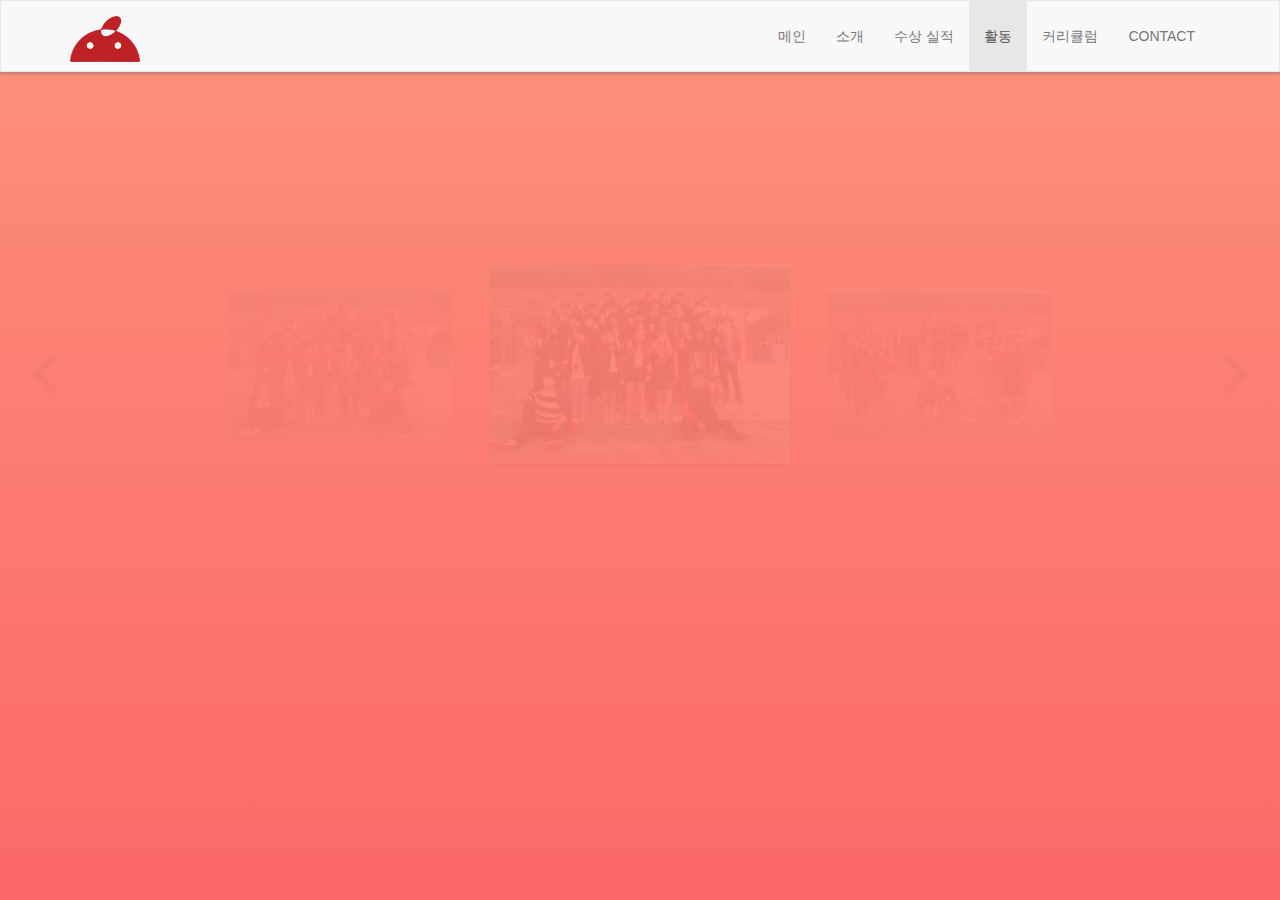
<file: activity.html>
<!DOCTYPE html>
<html>
  <head>
    <meta charset="utf-8">
    <title>App:ple Pi</title>
    <meta name="viewport" content="width=device-width, initial-scale=1">
    <link rel="stylesheet" href="https://maxcdn.bootstrapcdn.com/bootstrap/3.3.7/css/bootstrap.min.css" integrity="sha384-BVYiiSIFeK1dGmJRAkycuHAHRg32OmUcww7on3RYdg4Va+PmSTsz/K68vbdEjh4u" crossorigin="anonymous">
    <link rel="stylesheet" href="style.css">
    <link rel="stylesheet" href="css/jquery.flipster.min.css">
    <link rel="stylesheet" href="https://maxcdn.bootstrapcdn.com/font-awesome/4.7.0/css/font-awesome.min.css">
    <link rel="shortcut icon" href="images/favicon.png" type="image/png">
    <style media="screen">
      html{
        height: 100%;
      }
      body{
        background: linear-gradient(rgb(253, 145, 122), rgb(251, 104, 105));
      }
      .navbar {
        min-height: 70px;
        box-shadow: 0px 2px 3px rgb(182, 130, 117);
      }

      @media (min-width: 768px){
        #my-flipster{
          margin-top: 15%;
          padding-bottom: 4px;
        }
      }

      @media (max-width: 767px){
        #my-flipster{
          margin-top: 30%;
          padding-bottom: 4px;
        }
      }

      #my-flipster>ul>li>div{
        width: 300px;
        height: 200px;
        background: rgb(250, 250, 250);
        box-shadow: 0px 2px 2px rgb(187, 75, 81);
      }
    </style>
  </head>
  <body>
    <nav class="navbar navbar-default">
      <div class="container">
        <div class="navbar-header">
          <button type="button" class="navbar-toggle collapsed" data-toggle="collapse" data-target="#bs-example-navbar-collapse-1" aria-expanded="false">
            <span class="sr-only">Toggle navigation</span>
            <span class="icon-bar"></span>
            <span class="icon-bar"></span>
            <span class="icon-bar"></span>
          </button>
          <a href="index.html" class="navbar-brand"><img id="logo" src="images/appplelogo.png"></a>
        </div>

        <div class="collapse navbar-collapse" id="bs-example-navbar-collapse-1">
          <ul class="nav navbar-nav navbar-right">
            <li><a href="index.html">메인</a></li>
            <li><a href="introduction.html">소개</a></li>
            <li><a href="rewards.html">수상 실적</a></li>
            <li class="active"><a href="activity.html">활동</a></li>
            <li><a href="curriculum.html">커리큘럼</a></li>
            <li><a href="contact.html">CONTACT</a></li>
          </ul>
        </div>
      </div>
    </nav>

    <div id="my-flipster">
      <ul>
        <li>
          <div class="pictures">
            <img src="/images/flower.jpg" onerror="this.src='./images/flower.jpg'" >
          </div>
        </li>
        <li>
          <div class="pictures">
            <img src="/images/normal.jpg" onerror="this.src='./images/normal.jpg'" >
          </div>
        </li>
        <li>
          <div class="pictures">
            <img src="/images/heart.jpg" onerror="this.src='./images/heart.jpg'" >
          </div>
        </li>
      </ul>
    </div>

    <script src="js/jquery.min.js"></script>
    <script src="js/jquery.flipster.min.js"></script>
    <script src="https://maxcdn.bootstrapcdn.com/bootstrap/3.3.7/js/bootstrap.min.js" integrity="sha384-Tc5IQib027qvyjSMfHjOMaLkfuWVxZxUPnCJA7l2mCWNIpG9mGCD8wGNIcPD7Txa" crossorigin="anonymous"></script>
    <script>
    var flat = $("#my-flipster").flipster({
        style: 'flat',
        spacing: -0.001,
        buttons: true
    });
    </script>
  </body>
</html>
</file>
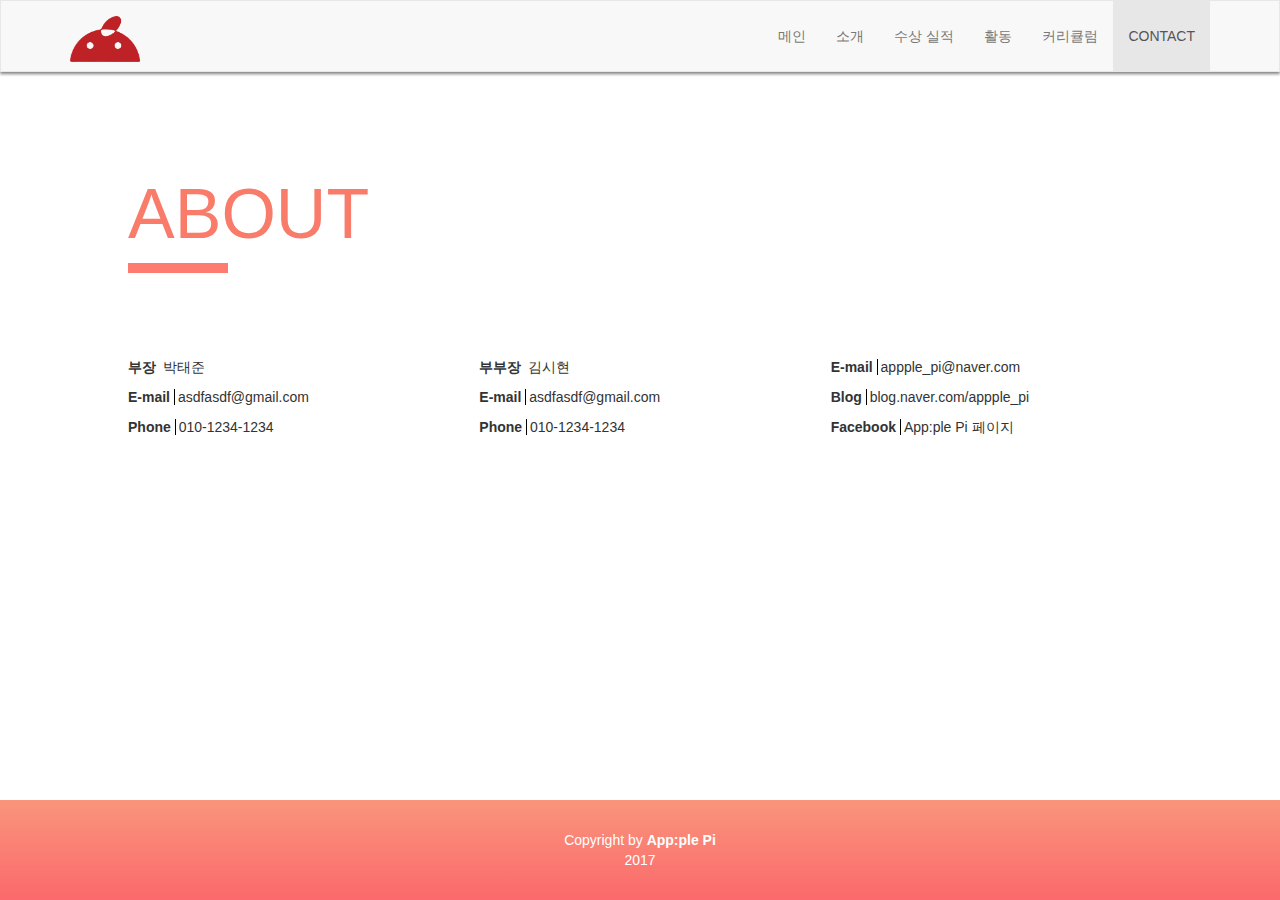
<file: contact.html>
<!DOCTYPE html>
<html>
  <head>
    <meta charset="utf-8">
    <meta name="viewport" content="width=device-width, initial-scale=1">
    <title>App:ple Pi</title>
    <link rel="stylesheet" href="https://maxcdn.bootstrapcdn.com/bootstrap/3.3.7/css/bootstrap.min.css" integrity="sha384-BVYiiSIFeK1dGmJRAkycuHAHRg32OmUcww7on3RYdg4Va+PmSTsz/K68vbdEjh4u" crossorigin="anonymous">
    <link rel="stylesheet" href="style.css">
    <link rel="stylesheet" href="https://maxcdn.bootstrapcdn.com/font-awesome/4.7.0/css/font-awesome.min.css">
    <link rel="shortcut icon" href="images/favicon.png" type="image/png">
    <style media="screen">
      body{
        background: white;
      }
      .copyright{
        position: fixed;
        bottom: 0;
        width: 100%;
        height: 100px;
        background: linear-gradient(rgb(249, 149, 123), rgb(251, 105, 108));
        color: white;
      }

      .copy-content > p{
        margin: 0;
      }

      .copy-content{
        text-align: center;
        margin: 30px 0 0 0;
      }

      hr{
        border: none;
        min-width: 100px;
        float: left;
        margin: 0;
        height: 10px;
        background-color: rgb(253, 123, 112);
      }

      .col-lg-12>h1{
        color: rgb(249, 124, 107);
        font-family: 'Nanum Barun Gothic', sans-serif;
        font-size: 5em;
        font-weight: 300;
      }

      @media (min-width: 768px){
        .container-fluid {
          padding: 5% 10%;
        }
      }

      @media (max-width: 767px){
        .container-fluid {
          padding: 0 5%;
        }
        .copyright{
          height: 70px;
        }
        .copy-content{
          margin: 15px 0 0 0;
        }
        .col-lg-12>h1{
          font-size: 3em;
          margin-top: 0;
        }
      }

      .col-sm-4>p>strong{
        margin-right: 3px;
        border-right: 1px solid black;
      }

      #except{
        border-right: none;
      }

      .col-sm-4{
        padding: 8% 15px 0 15px;
      }
    </style>
  </head>
  <body>
    <nav class="navbar navbar-default">
      <div class="container">
        <div class="navbar-header">
          <button type="button" class="navbar-toggle collapsed" data-toggle="collapse" data-target="#bs-example-navbar-collapse-1" aria-expanded="false">
            <span class="sr-only">Toggle navigation</span>
            <span class="icon-bar"></span>
            <span class="icon-bar"></span>
            <span class="icon-bar"></span>
          </button>
          <a href="index.html" class="navbar-brand"><img id="logo" src="images/appplelogo.png"></a>
        </div>

        <div class="collapse navbar-collapse" id="bs-example-navbar-collapse-1">
          <ul class="nav navbar-nav navbar-right">
            <li><a href="index.html">메인</a></li>
            <li><a href="introduction.html">소개</a></li>
            <li><a href="rewards.html">수상 실적</a></li>
            <li><a href="activity.html">활동</a></li>
            <li><a href="curriculum.html">커리큘럼</a></li>
            <li class="active"><a href="contact.html">CONTACT</a></li>
          </ul>
        </div>
      </div>
    </nav>

    <div class="container-fluid">
      <div class="row">
        <div class="col-lg-12">
          <h1>ABOUT</h1>
          <hr>
        </div>
      </div>
      <div class="row">
        <div class="col-sm-4">
          <p><strong id="except">부장 </strong> 박태준</p>
          <p><strong>E-mail </strong> asdfasdf@gmail.com</p>
          <p><strong>Phone </strong> 010-1234-1234</p>
        </div>
        <div class="col-sm-4">
          <p><strong id="except">부부장 </strong> 김시현</p>
          <p><strong>E-mail </strong> asdfasdf@gmail.com</p>
          <p><strong>Phone </strong> 010-1234-1234</p>
        </div>
        <div class="col-sm-4">
          <p><strong>E-mail </strong> appple_pi@naver.com</p>
          <p><strong>Blog </strong> blog.naver.com/appple_pi</p>
          <p><strong>Facebook </strong> App:ple Pi 페이지</p>
        </div>
      </div>
    </div>

    <div class="copyright">
      <div class="copy-content">
        <p>Copyright by <strong>App:ple Pi</strong></p>
        <p>2017</p>
      </div>
    </div>

    <script
      src="https://code.jquery.com/jquery-3.2.1.js"
      integrity="sha256-DZAnKJ/6XZ9si04Hgrsxu/8s717jcIzLy3oi35EouyE="
      crossorigin="anonymous"></script>
    <script src="https://maxcdn.bootstrapcdn.com/bootstrap/3.3.7/js/bootstrap.min.js" integrity="sha384-Tc5IQib027qvyjSMfHjOMaLkfuWVxZxUPnCJA7l2mCWNIpG9mGCD8wGNIcPD7Txa" crossorigin="anonymous"></script>
  </body>
</html>
</file>
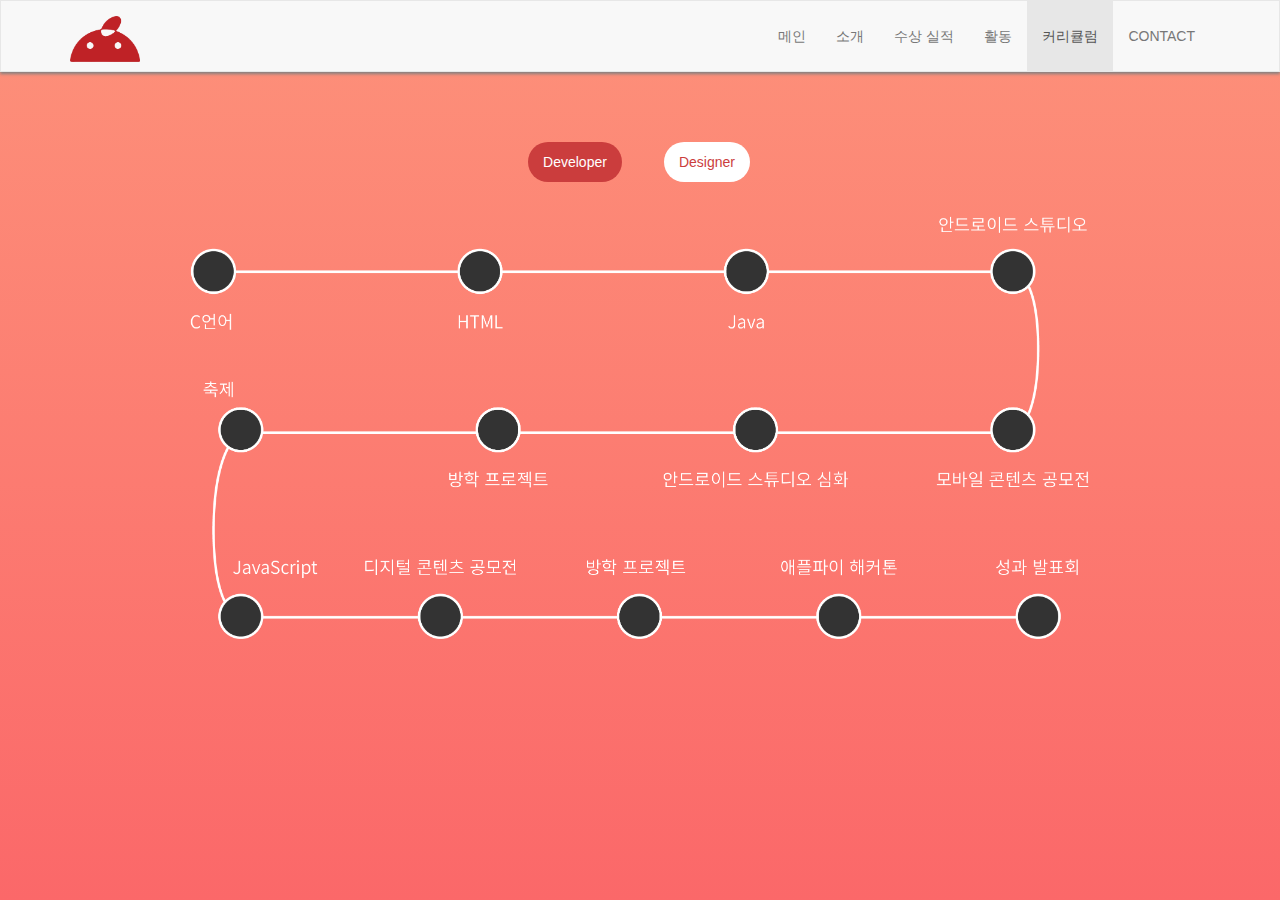
<file: curriculum.html>
<!DOCTYPE html>
<html>
  <head>
    <meta charset="utf-8">
    <meta name="viewport" content="width=device-width, initial-scale=1">
    <title>App:ple Pi</title>
    <link rel="stylesheet" href="https://maxcdn.bootstrapcdn.com/bootstrap/3.3.7/css/bootstrap.min.css" integrity="sha384-BVYiiSIFeK1dGmJRAkycuHAHRg32OmUcww7on3RYdg4Va+PmSTsz/K68vbdEjh4u" crossorigin="anonymous">
    <link rel="stylesheet" href="style.css">
    <link rel="stylesheet" href="https://maxcdn.bootstrapcdn.com/font-awesome/4.7.0/css/font-awesome.min.css">
    <link rel="shortcut icon" href="images/favicon.png" type="image/png">
    <style media="screen">
      html{
        height: 100%;
      }
      body{
        background: linear-gradient(rgb(253, 145, 122), rgb(251, 104, 105));
      }
      .col-lg-12 .nav-tabs{
        border-bottom: none;
      }
      .col-lg-12 .nav{
        display: inline-block;
      }
      #center{
        text-align: center;
        padding-top: 50px;
      }
      #developer>img, #designer>img{
        max-width: 100%;
      }
      .tab-content{
        padding-top: 30px;
        max-width: 900px;
        margin: 0 auto;
      }
      li[role="presentation"]:nth-child(1){
        margin-right: 40px;
      }
      li[role="presentation"]>a{
        background-color: white;
        color: #cb3d3d;
        border-radius: 20px;
        border: none;
      }
      .nav-tabs .active a{
        color: white !important;
        background-color: #cb3d3d !important;
        border: none !important;
      }
    </style>
  </head>
  <body>
    <nav class="navbar navbar-default">
      <div class="container">
        <div class="navbar-header">
          <button type="button" class="navbar-toggle collapsed" data-toggle="collapse" data-target="#bs-example-navbar-collapse-1" aria-expanded="false">
            <span class="sr-only">Toggle navigation</span>
            <span class="icon-bar"></span>
            <span class="icon-bar"></span>
            <span class="icon-bar"></span>
          </button>
          <a href="index.html" class="navbar-brand"><img id="logo" src="images/appplelogo.png"></a>
        </div>

        <div class="collapse navbar-collapse" id="bs-example-navbar-collapse-1">
          <ul class="nav navbar-nav navbar-right">
            <li><a href="index.html">메인</a></li>
            <li><a href="introduction.html">소개</a></li>
            <li><a href="rewards.html">수상 실적</a></li>
            <li><a href="activity.html">활동</a></li>
            <li class="active"><a href="curriculum.html">커리큘럼</a></li>
            <li><a href="contact.html">CONTACT</a></li>
          </ul>
        </div>
      </div>
    </nav>

    <div class="container">
      <div class="row">
        <div class="col-lg-12">
          <div id="center">
  <!-- Nav tabs -->
            <ul class="nav nav-tabs" role="tablist">
              <li role="presentation" class="active"><a href="#developer" aria-controls="developer" role="tab" data-toggle="tab">Developer</a></li>
              <li role="presentation"><a href="#designer" aria-controls="designer" role="tab" data-toggle="tab">Designer</a></li>
            </ul>

            <!-- Tab panes -->
            <div class="tab-content">
              <div role="tabpanel" class="tab-pane active" id="developer">
                <img src="images/img_ccl_developer.png">
              </div>
              <div role="tabpanel" class="tab-pane" id="designer">
                <img src="images/img_ccl_designer.png">
              </div>
            </div>
          </div>
        </div>
      </div>
    </div>

    <script
      src="https://code.jquery.com/jquery-3.2.1.js"
      integrity="sha256-DZAnKJ/6XZ9si04Hgrsxu/8s717jcIzLy3oi35EouyE="
      crossorigin="anonymous"></script>
    <script src="https://maxcdn.bootstrapcdn.com/bootstrap/3.3.7/js/bootstrap.min.js" integrity="sha384-Tc5IQib027qvyjSMfHjOMaLkfuWVxZxUPnCJA7l2mCWNIpG9mGCD8wGNIcPD7Txa" crossorigin="anonymous"></script>
  </body>
</html>
</file>
<file: style.css>
body {
  background: white;
}

#logo {
  width: 70px;
}

.navbar {
  min-height: 70px;
  box-shadow: 0px 2px 3px grey;
}

@media (min-width: 768px){
  .navbar{
    border-radius: 0px;
  }
  .navbar-nav>li>a {
    padding-top: 25px;
    padding-bottom: 25px;
  }
}

@media (max-width: 767px){
  .navbar-nav>li>a {
      padding-top: 15px;
  }
}

.navbar-default .navbar-nav>li>a:hover {
    color: rgb(181, 66, 84);
}

.navbar-toggle {
  margin-top: 18px;
  margin-bottom: 18px;;
}
</file>
